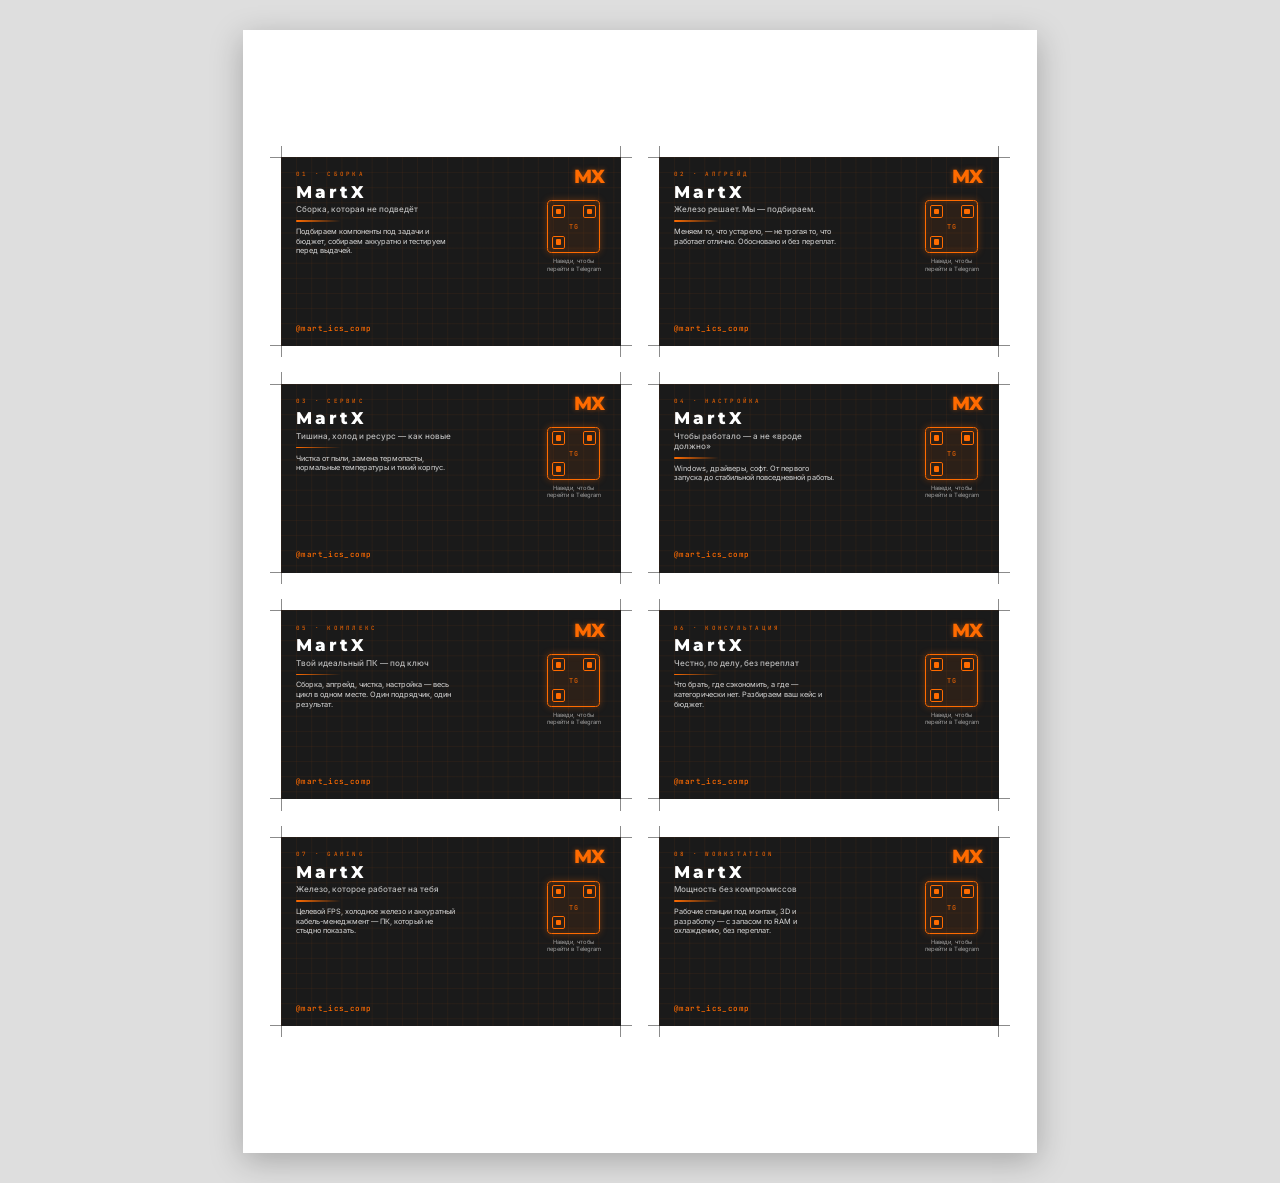
<file: print/cards.html>
<!DOCTYPE html>
<html lang="ru">
<head>
<meta charset="UTF-8">
<title>MartX — визитки 90×50, A4 ×8</title>
<link rel="preconnect" href="https://fonts.googleapis.com">
<link rel="preconnect" href="https://fonts.gstatic.com" crossorigin>
<link href="https://fonts.googleapis.com/css2?family=Inter:wght@400;500;600&family=Montserrat:wght@700;800&family=JetBrains+Mono:wght@500&display=swap" rel="stylesheet">
<style>
@page { size: A4; margin: 0; }

*, *::before, *::after {
  box-sizing: border-box;
  -webkit-print-color-adjust: exact !important;
  print-color-adjust: exact !important;
}

html, body {
  margin: 0;
  padding: 0;
  background: #dedede;
  font-family: 'Inter', 'Segoe UI', Arial, sans-serif;
}

.sheet {
  position: relative;
  width: 210mm;
  height: 297mm;
  margin: 0 auto;
  background: #ffffff;
  overflow: hidden;
}

/* ============ КАРТОЧКА ============ */
.card {
  position: absolute;
  width: 90mm;
  height: 50mm;
  color: #ffffff;
  background-color: #1A1A1A;
  background-image:
    linear-gradient(rgba(255,107,0,.055) 1px, transparent 1px),
    linear-gradient(90deg, rgba(255,107,0,.055) 1px, transparent 1px);
  background-size: 4mm 4mm;
}

.c1 { left: 10mm;  top: 33.5mm; }
.c2 { left: 110mm; top: 33.5mm; }
.c3 { left: 10mm;  top: 93.5mm; }
.c4 { left: 110mm; top: 93.5mm; }
.c5 { left: 10mm;  top: 153.5mm; }
.c6 { left: 110mm; top: 153.5mm; }
.c7 { left: 10mm;  top: 213.5mm; }
.c8 { left: 110mm; top: 213.5mm; }

/* ============ КРОП-МАРКИ ============ */
.m { position: absolute; width: 3mm; height: 3mm; pointer-events: none; }
.m::before, .m::after { content: ""; position: absolute; background: #8b8b8b; }
.m::before { width: 3mm;    height: 0.25mm; }
.m::after  { width: 0.25mm; height: 3mm;   }
.m.tl { left: -3mm;  top: -3mm; }
.m.tl::before { left: 0;   top: 3mm; }
.m.tl::after  { left: 3mm; top: 0; }
.m.tr { right: -3mm; top: -3mm; }
.m.tr::before { right: 0;   top: 3mm; }
.m.tr::after  { right: 3mm; top: 0; }
.m.bl { left: -3mm;  bottom: -3mm; }
.m.bl::before { left: 0;    bottom: 3mm; }
.m.bl::after  { left: 3mm;  bottom: 0; }
.m.br { right: -3mm; bottom: -3mm; }
.m.br::before { right: 0;   bottom: 3mm; }
.m.br::after  { right: 3mm; bottom: 0; }

/* ============ ЛОГОТИП MX В УГЛУ ============ */
.logo {
  position: absolute;
  top: 3mm;
  right: 4.5mm;
  font-family: 'Montserrat', 'Inter', Arial, sans-serif;
  font-weight: 800;
  font-size: 5mm;
  line-height: 1;
  letter-spacing: -0.2mm;
  color: #FF6B00;
  text-shadow: 0 0 1.5mm rgba(255,107,0,.5);
  z-index: 2;
}

/* ============ ВНУТРЕННЯЯ СЕТКА ============ */
.card-inner {
  position: relative;
  height: 100%;
  padding: 3.5mm 4mm 3.5mm;
  display: flex;
  gap: 3mm;
  overflow: hidden;
}

.col-left {
  flex: 1 1 auto;
  min-width: 0;
  display: flex;
  flex-direction: column;
}

.col-right {
  flex: 0 0 17mm;
  width: 17mm;
  display: flex;
  flex-direction: column;
  align-items: center;
  padding-top: 8mm; /* освобождаем место под лого MX в углу */
}

/* ============ НОМЕР-КАТЕГОРИЯ ============ */
.cat {
  font-family: 'JetBrains Mono', Consolas, monospace;
  font-weight: 500;
  font-size: 1.55mm;
  letter-spacing: 0.6mm;
  color: #FF6B00;
  opacity: .85;
  margin-bottom: 1.2mm;
  text-transform: uppercase;
}

/* ============ НАЗВАНИЕ ============ */
.brand {
  font-family: 'Montserrat', Arial, sans-serif;
  font-weight: 800;
  font-size: 4.6mm;
  line-height: 1;
  letter-spacing: 0.8mm;
  color: #ffffff;
}

/* ============ СЛОГАН ============ */
.slogan {
  font-size: 2.15mm;
  line-height: 1.25;
  color: #B9B9B9;
  margin-top: 1.1mm;
  max-width: 42mm;
  font-weight: 500;
}

/* ============ ОРАНЖЕВАЯ ЛИНЕЙКА ============ */
.rule {
  width: 12mm;
  height: 0.45mm;
  margin: 1.5mm 0 1.4mm;
  background: linear-gradient(90deg, #FF6B00, rgba(255,107,0,0));
  border-radius: 1mm;
}

/* ============ ОПИСАНИЕ ============ */
.desc {
  font-size: 1.95mm;
  line-height: 1.3;
  color: #D6D6D6;
  max-width: 43mm;
}

/* ============ ССЫЛКА ============ */
.link {
  margin-top: auto;
  padding-top: 1.5mm;
  font-family: 'JetBrains Mono', Consolas, monospace;
  font-weight: 500;
  font-size: 2mm;
  letter-spacing: 0.1mm;
  color: #FF6B00;
}

/* ============ QR-ПЛЕЙСХОЛДЕР ============ */
.qr {
  position: relative;
  width: 14mm;
  height: 14mm;
  border: 0.45mm solid #FF6B00;
  border-radius: 1.2mm;
  background: rgba(255,107,0,.08);
  display: flex;
  align-items: center;
  justify-content: center;
  box-shadow: 0 0 2mm rgba(255,107,0,.35),
              inset 0 0 2mm rgba(255,107,0,.15);
}
.qr .f {
  position: absolute;
  width: 3.5mm;
  height: 3.5mm;
  border: 0.5mm solid #FF6B00;
  border-radius: 0.5mm;
}
.qr .f::after {
  content: "";
  position: absolute;
  inset: 0.75mm;
  background: #FF6B00;
  border-radius: 0.25mm;
}
.qr .f1 { top: 0.9mm;    left: 0.9mm; }
.qr .f2 { top: 0.9mm;    right: 0.9mm; }
.qr .f3 { bottom: 0.9mm; left: 0.9mm; }
.qr .qtx {
  font-family: 'JetBrains Mono', Consolas, monospace;
  font-size: 1.8mm;
  font-weight: 500;
  letter-spacing: 0.3mm;
  color: #FF6B00;
  opacity: .85;
}
.qr-cap {
  margin-top: 1.1mm;
  font-size: 1.55mm;
  line-height: 1.25;
  color: #9E9E9E;
  text-align: center;
}

/* ============ ЭКРАН / ПЕЧАТЬ ============ */
@media screen {
  body { padding: 8mm 0; }
  .sheet { box-shadow: 0 2mm 8mm rgba(0,0,0,.25); }
}
@media print {
  body { background: #ffffff; padding: 0; }
  .sheet { box-shadow: none; margin: 0; }
}
</style>
</head>
<body>

<div class="sheet">

  <!-- ==== 01 · СБОРКА ==== -->
  <div class="card c1">
    <i class="m tl"></i><i class="m tr"></i><i class="m bl"></i><i class="m br"></i>
    <div class="logo">MX</div>
    <div class="card-inner">
      <div class="col-left">
        <div class="cat">01 · Сборка</div>
        <div class="brand">MartX</div>
        <div class="slogan">Сборка, которая не подведёт</div>
        <div class="rule"></div>
        <div class="desc">Подбираем компоненты под задачи и бюджет, собираем аккуратно и тестируем перед выдачей.</div>
        <div class="link">@mart_ics_comp</div>
      </div>
      <div class="col-right">
        <div class="qr">
          <span class="f f1"></span><span class="f f2"></span><span class="f f3"></span>
          <span class="qtx">TG</span>
        </div>
        <div class="qr-cap">Наведи, чтобы перейти в Telegram</div>
      </div>
    </div>
  </div>

  <!-- ==== 02 · АПГРЕЙД ==== -->
  <div class="card c2">
    <i class="m tl"></i><i class="m tr"></i><i class="m bl"></i><i class="m br"></i>
    <div class="logo">MX</div>
    <div class="card-inner">
      <div class="col-left">
        <div class="cat">02 · Апгрейд</div>
        <div class="brand">MartX</div>
        <div class="slogan">Железо решает. Мы — подбираем.</div>
        <div class="rule"></div>
        <div class="desc">Меняем то, что устарело, — не трогая то, что работает отлично. Обосновано и без переплат.</div>
        <div class="link">@mart_ics_comp</div>
      </div>
      <div class="col-right">
        <div class="qr">
          <span class="f f1"></span><span class="f f2"></span><span class="f f3"></span>
          <span class="qtx">TG</span>
        </div>
        <div class="qr-cap">Наведи, чтобы перейти в Telegram</div>
      </div>
    </div>
  </div>

  <!-- ==== 03 · СЕРВИС ==== -->
  <div class="card c3">
    <i class="m tl"></i><i class="m tr"></i><i class="m bl"></i><i class="m br"></i>
    <div class="logo">MX</div>
    <div class="card-inner">
      <div class="col-left">
        <div class="cat">03 · Сервис</div>
        <div class="brand">MartX</div>
        <div class="slogan">Тишина, холод и ресурс — как новые</div>
        <div class="rule"></div>
        <div class="desc">Чистка от пыли, замена термопасты, нормальные температуры и тихий корпус.</div>
        <div class="link">@mart_ics_comp</div>
      </div>
      <div class="col-right">
        <div class="qr">
          <span class="f f1"></span><span class="f f2"></span><span class="f f3"></span>
          <span class="qtx">TG</span>
        </div>
        <div class="qr-cap">Наведи, чтобы перейти в Telegram</div>
      </div>
    </div>
  </div>

  <!-- ==== 04 · НАСТРОЙКА ==== -->
  <div class="card c4">
    <i class="m tl"></i><i class="m tr"></i><i class="m bl"></i><i class="m br"></i>
    <div class="logo">MX</div>
    <div class="card-inner">
      <div class="col-left">
        <div class="cat">04 · Настройка</div>
        <div class="brand">MartX</div>
        <div class="slogan">Чтобы работало — а не «вроде должно»</div>
        <div class="rule"></div>
        <div class="desc">Windows, драйверы, софт. От первого запуска до стабильной повседневной работы.</div>
        <div class="link">@mart_ics_comp</div>
      </div>
      <div class="col-right">
        <div class="qr">
          <span class="f f1"></span><span class="f f2"></span><span class="f f3"></span>
          <span class="qtx">TG</span>
        </div>
        <div class="qr-cap">Наведи, чтобы перейти в Telegram</div>
      </div>
    </div>
  </div>

  <!-- ==== 05 · КОМПЛЕКС ==== -->
  <div class="card c5">
    <i class="m tl"></i><i class="m tr"></i><i class="m bl"></i><i class="m br"></i>
    <div class="logo">MX</div>
    <div class="card-inner">
      <div class="col-left">
        <div class="cat">05 · Комплекс</div>
        <div class="brand">MartX</div>
        <div class="slogan">Твой идеальный ПК — под ключ</div>
        <div class="rule"></div>
        <div class="desc">Сборка, апгрейд, чистка, настройка — весь цикл в одном месте. Один подрядчик, один результат.</div>
        <div class="link">@mart_ics_comp</div>
      </div>
      <div class="col-right">
        <div class="qr">
          <span class="f f1"></span><span class="f f2"></span><span class="f f3"></span>
          <span class="qtx">TG</span>
        </div>
        <div class="qr-cap">Наведи, чтобы перейти в Telegram</div>
      </div>
    </div>
  </div>

  <!-- ==== 06 · КОНСУЛЬТАЦИЯ ==== -->
  <div class="card c6">
    <i class="m tl"></i><i class="m tr"></i><i class="m bl"></i><i class="m br"></i>
    <div class="logo">MX</div>
    <div class="card-inner">
      <div class="col-left">
        <div class="cat">06 · Консультация</div>
        <div class="brand">MartX</div>
        <div class="slogan">Честно, по делу, без переплат</div>
        <div class="rule"></div>
        <div class="desc">Что брать, где сэкономить, а где — категорически нет. Разбираем ваш кейс и бюджет.</div>
        <div class="link">@mart_ics_comp</div>
      </div>
      <div class="col-right">
        <div class="qr">
          <span class="f f1"></span><span class="f f2"></span><span class="f f3"></span>
          <span class="qtx">TG</span>
        </div>
        <div class="qr-cap">Наведи, чтобы перейти в Telegram</div>
      </div>
    </div>
  </div>

  <!-- ==== 07 · GAMING ==== -->
  <div class="card c7">
    <i class="m tl"></i><i class="m tr"></i><i class="m bl"></i><i class="m br"></i>
    <div class="logo">MX</div>
    <div class="card-inner">
      <div class="col-left">
        <div class="cat">07 · Gaming</div>
        <div class="brand">MartX</div>
        <div class="slogan">Железо, которое работает на тебя</div>
        <div class="rule"></div>
        <div class="desc">Целевой FPS, холодное железо и аккуратный кабель-менеджмент — ПК, который не стыдно показать.</div>
        <div class="link">@mart_ics_comp</div>
      </div>
      <div class="col-right">
        <div class="qr">
          <span class="f f1"></span><span class="f f2"></span><span class="f f3"></span>
          <span class="qtx">TG</span>
        </div>
        <div class="qr-cap">Наведи, чтобы перейти в Telegram</div>
      </div>
    </div>
  </div>

  <!-- ==== 08 · WORKSTATION ==== -->
  <div class="card c8">
    <i class="m tl"></i><i class="m tr"></i><i class="m bl"></i><i class="m br"></i>
    <div class="logo">MX</div>
    <div class="card-inner">
      <div class="col-left">
        <div class="cat">08 · Workstation</div>
        <div class="brand">MartX</div>
        <div class="slogan">Мощность без компромиссов</div>
        <div class="rule"></div>
        <div class="desc">Рабочие станции под монтаж, 3D и разработку — с запасом по RAM и охлаждению, без переплат.</div>
        <div class="link">@mart_ics_comp</div>
      </div>
      <div class="col-right">
        <div class="qr">
          <span class="f f1"></span><span class="f f2"></span><span class="f f3"></span>
          <span class="qtx">TG</span>
        </div>
        <div class="qr-cap">Наведи, чтобы перейти в Telegram</div>
      </div>
    </div>
  </div>

</div>

</body>
</html>
</file>
